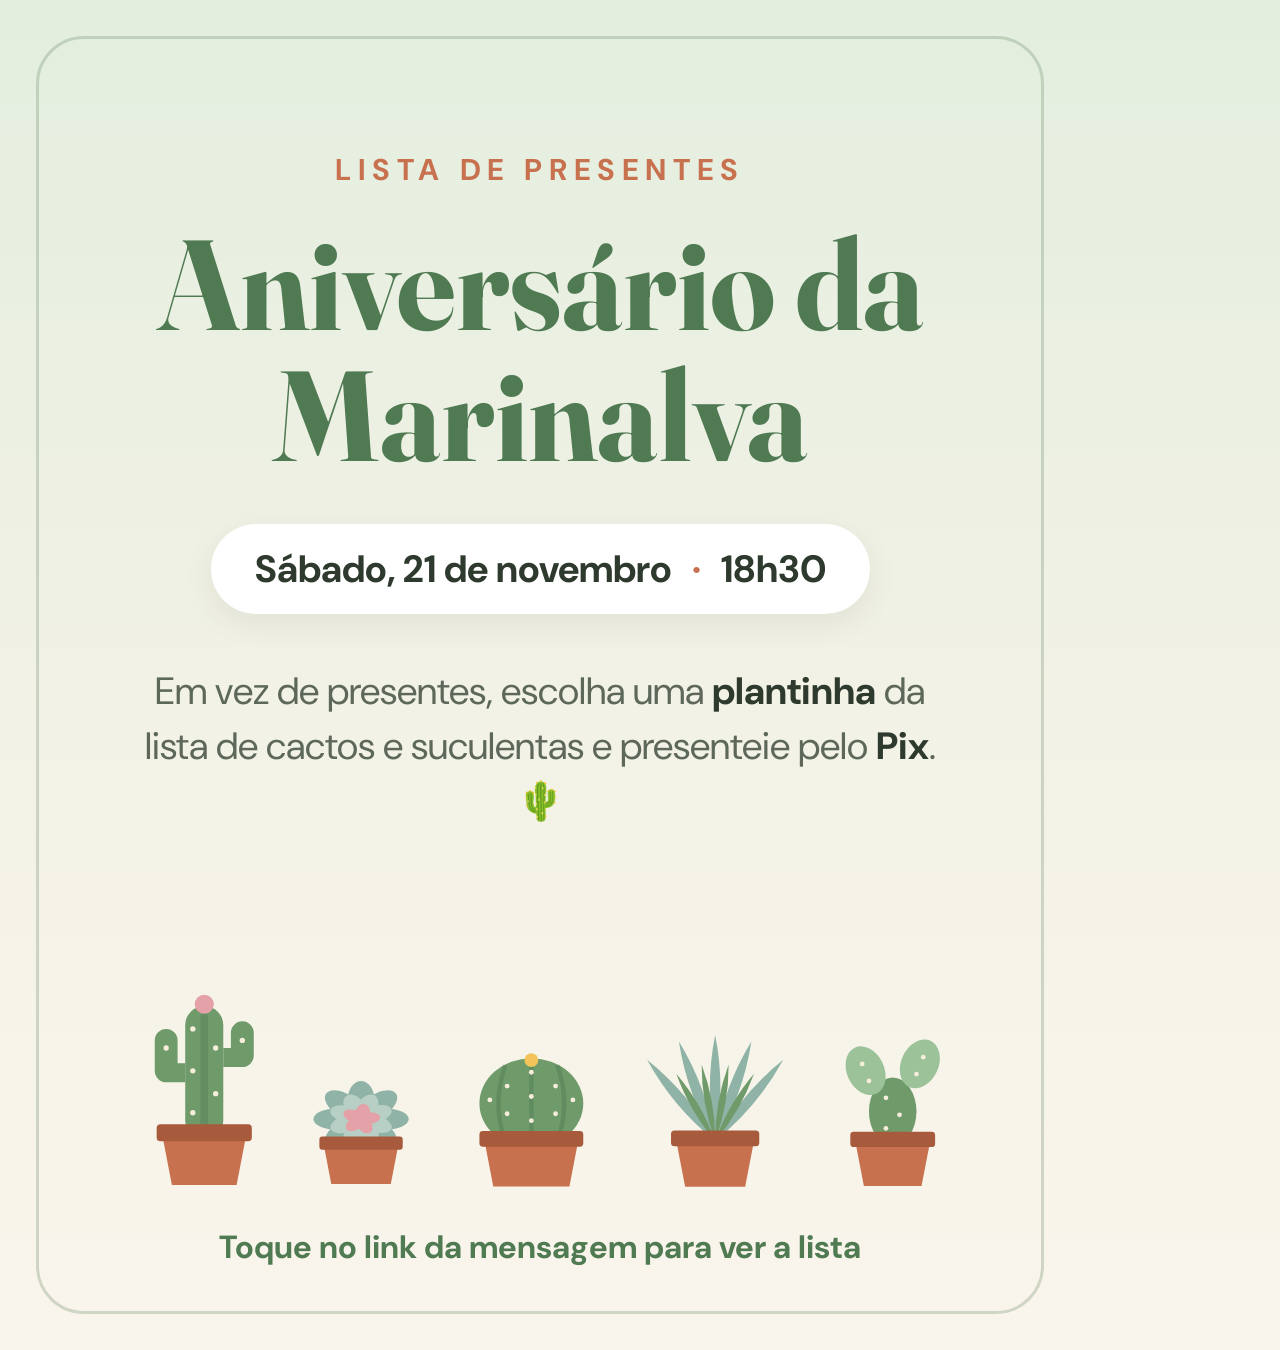
<file: divulgacao/convite.html>
<!doctype html>
<html lang="pt-BR">
<head>
  <meta charset="utf-8">
  <title>Imagem do convite</title>
  <!-- Arte para enviar junto com o link (1080×1350). Gerada como PNG pelo navegador headless. -->
  <link href="https://fonts.googleapis.com/css2?family=Fraunces:opsz,wght@9..144,500;9..144,700&family=DM+Sans:wght@400;500;700&display=swap" rel="stylesheet">
  <style>
    * { box-sizing: border-box; margin: 0; }
    html, body { width: 1080px; height: 1350px; overflow: hidden; }
    body {
      font-family: "DM Sans", sans-serif;
      color: #2f3a2f;
      background: linear-gradient(180deg, #e3eedf 0%, #f3f2e6 55%, #faf5ec 100%);
      position: relative;
    }
    .moldura {
      position: absolute; inset: 36px;
      border: 3px solid rgba(79, 122, 82, 0.25);
      border-radius: 48px;
    }
    .conteudo {
      position: absolute; inset: 0;
      display: flex; flex-direction: column; align-items: center;
      text-align: center;
      padding: 150px 110px 0;
    }
    .eyebrow {
      font-weight: 700; letter-spacing: 0.22em; text-transform: uppercase;
      color: #c8714f; font-size: 30px;
    }
    h1 {
      font-family: "Fraunces", serif; font-weight: 700;
      color: #4f7a52; line-height: 1.02;
      font-size: 128px; margin-top: 30px;
    }
    .data {
      margin-top: 44px;
      display: inline-flex; align-items: center; gap: 20px;
      background: #fff; border-radius: 999px;
      padding: 20px 44px;
      font-size: 38px; font-weight: 700;
      box-shadow: 0 10px 30px rgba(60, 50, 30, 0.08);
    }
    .data span { color: #c8714f; }
    .texto {
      margin-top: 50px;
      font-size: 38px; line-height: 1.45; color: #5d685a;
      max-width: 820px;
    }
    .texto strong { color: #2f3a2f; }
    .plantas { position: absolute; left: 0; right: 0; bottom: 150px; display: flex; justify-content: center; }
    .plantas svg { width: 900px; height: auto; }
    .rodape {
      position: absolute; left: 0; right: 0; bottom: 82px;
      text-align: center; font-size: 32px; font-weight: 700; color: #4f7a52;
    }
  </style>
</head>
<body>
  <div class="moldura"></div>
  <div class="conteudo">
    <p class="eyebrow">Lista de presentes</p>
    <h1>Aniversário da<br>Marinalva</h1>
    <p class="data">Sábado, 21 de novembro <span>·</span> 18h30</p>
    <p class="texto">
      Em vez de presentes, escolha uma <strong>plantinha</strong> da lista de
      cactos e suculentas e presenteie pelo <strong>Pix</strong>. 🌵
    </p>
  </div>
  <div class="plantas">
    <svg viewBox="0 0 520 140" id="plantas"></svg>
  </div>
  <p class="rodape">Toque no link da mensagem para ver a lista</p>

  <script src="../desenhos.js"></script>
  <script>
    document.getElementById("plantas").innerHTML = [
      Desenhos.grupo("coluna", 0, 8, 1.1),
      Desenhos.grupo("roseta", 105, 36, 0.86),
      Desenhos.grupo("bola", 195, 18, 1.0),
      Desenhos.grupo("babosa", 300, 18, 1.02),
      Desenhos.grupo("orelha", 405, 22, 0.98),
    ].join("");
  </script>
</body>
</html>
</file>
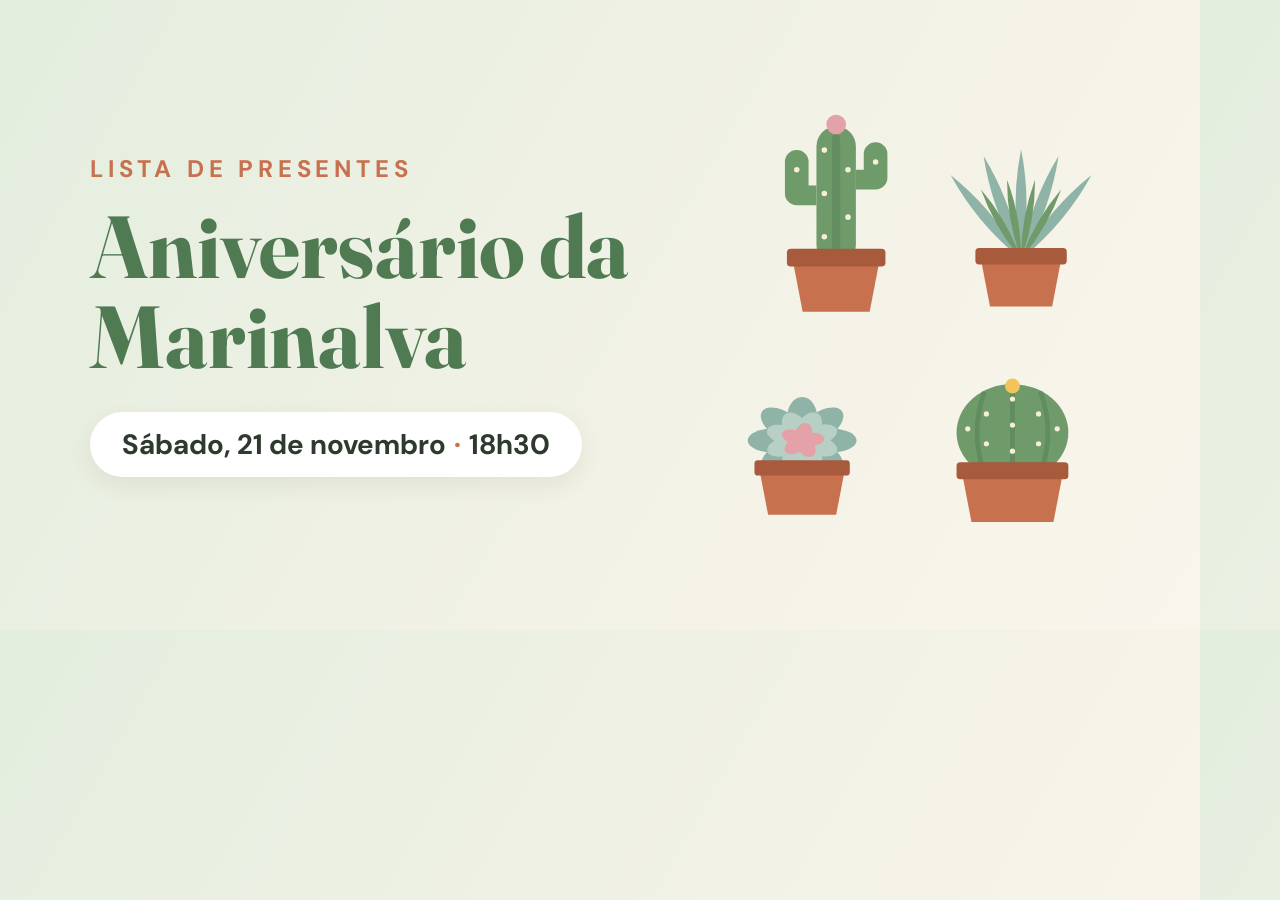
<file: divulgacao/previa.html>
<!doctype html>
<html lang="pt-BR">
<head>
  <meta charset="utf-8">
  <title>Imagem de prévia do link</title>
  <!-- Prévia que aparece ao colar o link no WhatsApp (1200×630). Gerada como PNG pelo navegador headless. -->
  <link href="https://fonts.googleapis.com/css2?family=Fraunces:opsz,wght@9..144,500;9..144,700&family=DM+Sans:wght@400;500;700&display=swap" rel="stylesheet">
  <style>
    * { box-sizing: border-box; margin: 0; }
    html, body { width: 1200px; height: 630px; overflow: hidden; }
    body {
      font-family: "DM Sans", sans-serif;
      color: #2f3a2f;
      background: linear-gradient(120deg, #e3eedf 0%, #f3f2e6 60%, #faf5ec 100%);
      display: flex; align-items: center;
      padding: 0 70px 0 90px;
      gap: 30px;
    }
    .texto { flex: 1; }
    .eyebrow {
      font-weight: 700; letter-spacing: 0.2em; text-transform: uppercase;
      color: #c8714f; font-size: 24px;
    }
    h1 {
      font-family: "Fraunces", serif; font-weight: 700;
      color: #4f7a52; line-height: 1.02;
      font-size: 88px; margin-top: 18px;
    }
    .data {
      margin-top: 30px;
      display: inline-block;
      background: #fff; border-radius: 999px;
      padding: 14px 32px;
      font-size: 28px; font-weight: 700;
      box-shadow: 0 8px 24px rgba(60, 50, 30, 0.08);
    }
    .data span { color: #c8714f; padding: 0 8px; }
    .plantas { flex: none; width: 430px; }
    .plantas svg { width: 100%; height: auto; display: block; }
  </style>
</head>
<body>
  <div class="texto">
    <p class="eyebrow">Lista de presentes</p>
    <h1>Aniversário da<br>Marinalva</h1>
    <p class="data">Sábado, 21 de novembro<span>·</span>18h30</p>
  </div>
  <div class="plantas">
    <svg viewBox="0 0 240 250" id="plantas"></svg>
  </div>

  <script src="../desenhos.js"></script>
  <script>
    document.getElementById("plantas").innerHTML = [
      Desenhos.grupo("coluna", 10, 0, 1.1),
      Desenhos.grupo("babosa", 118, 6, 1.02),
      Desenhos.grupo("roseta", 0, 132, 0.95),
      Desenhos.grupo("bola", 112, 122, 1.04),
    ].join("");
  </script>
</body>
</html>
</file>
